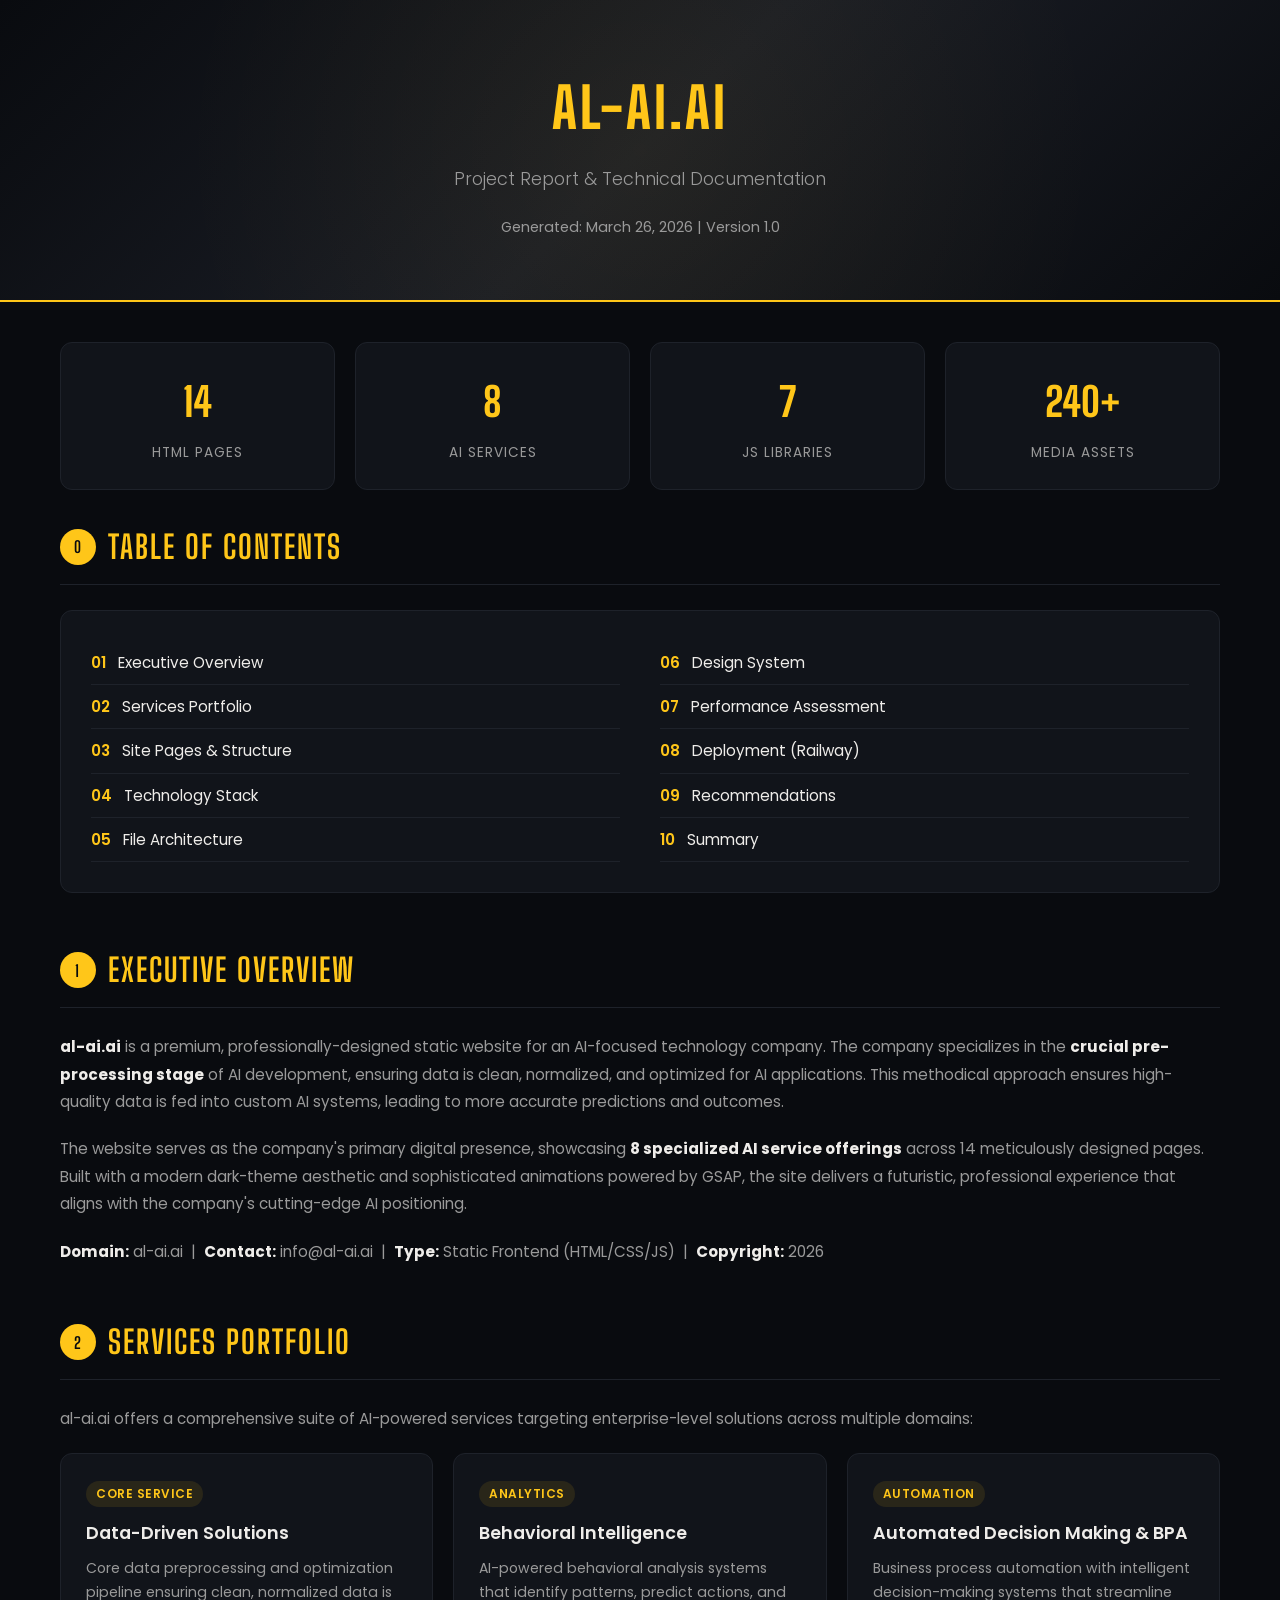
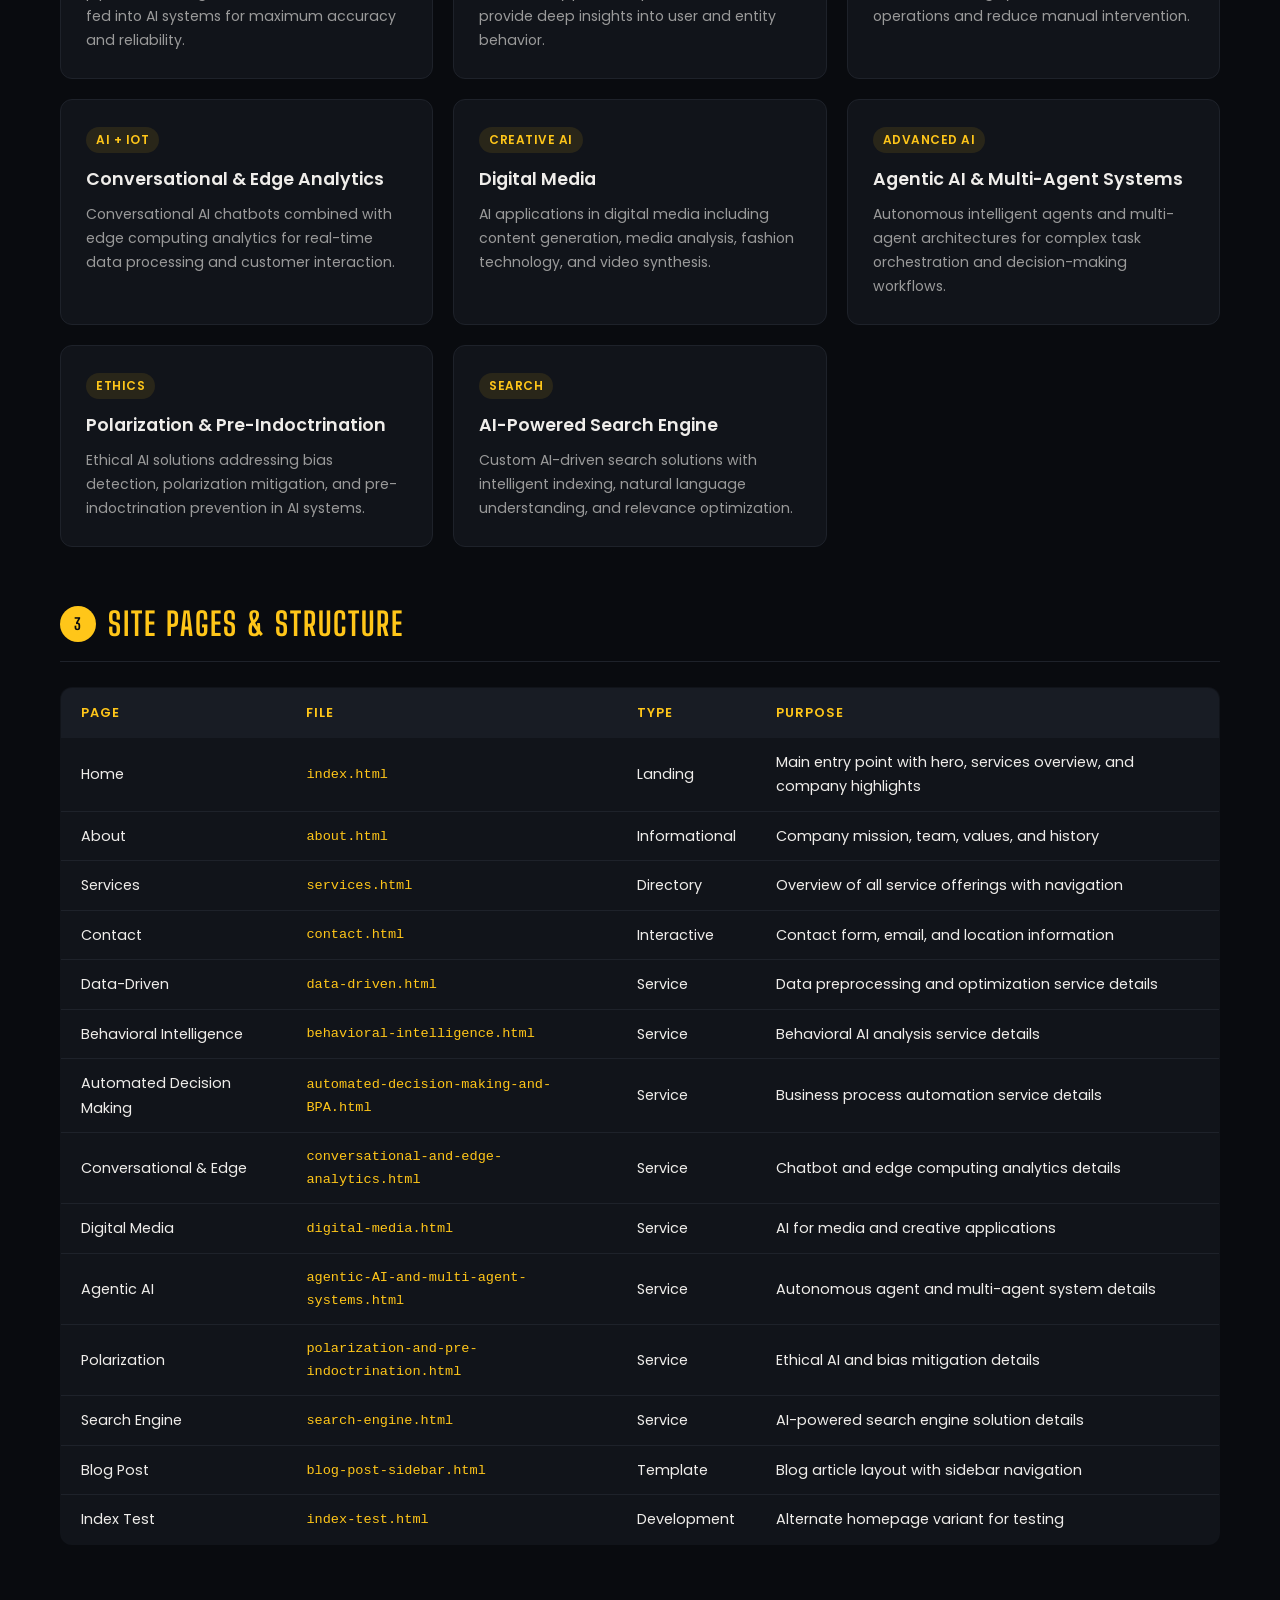
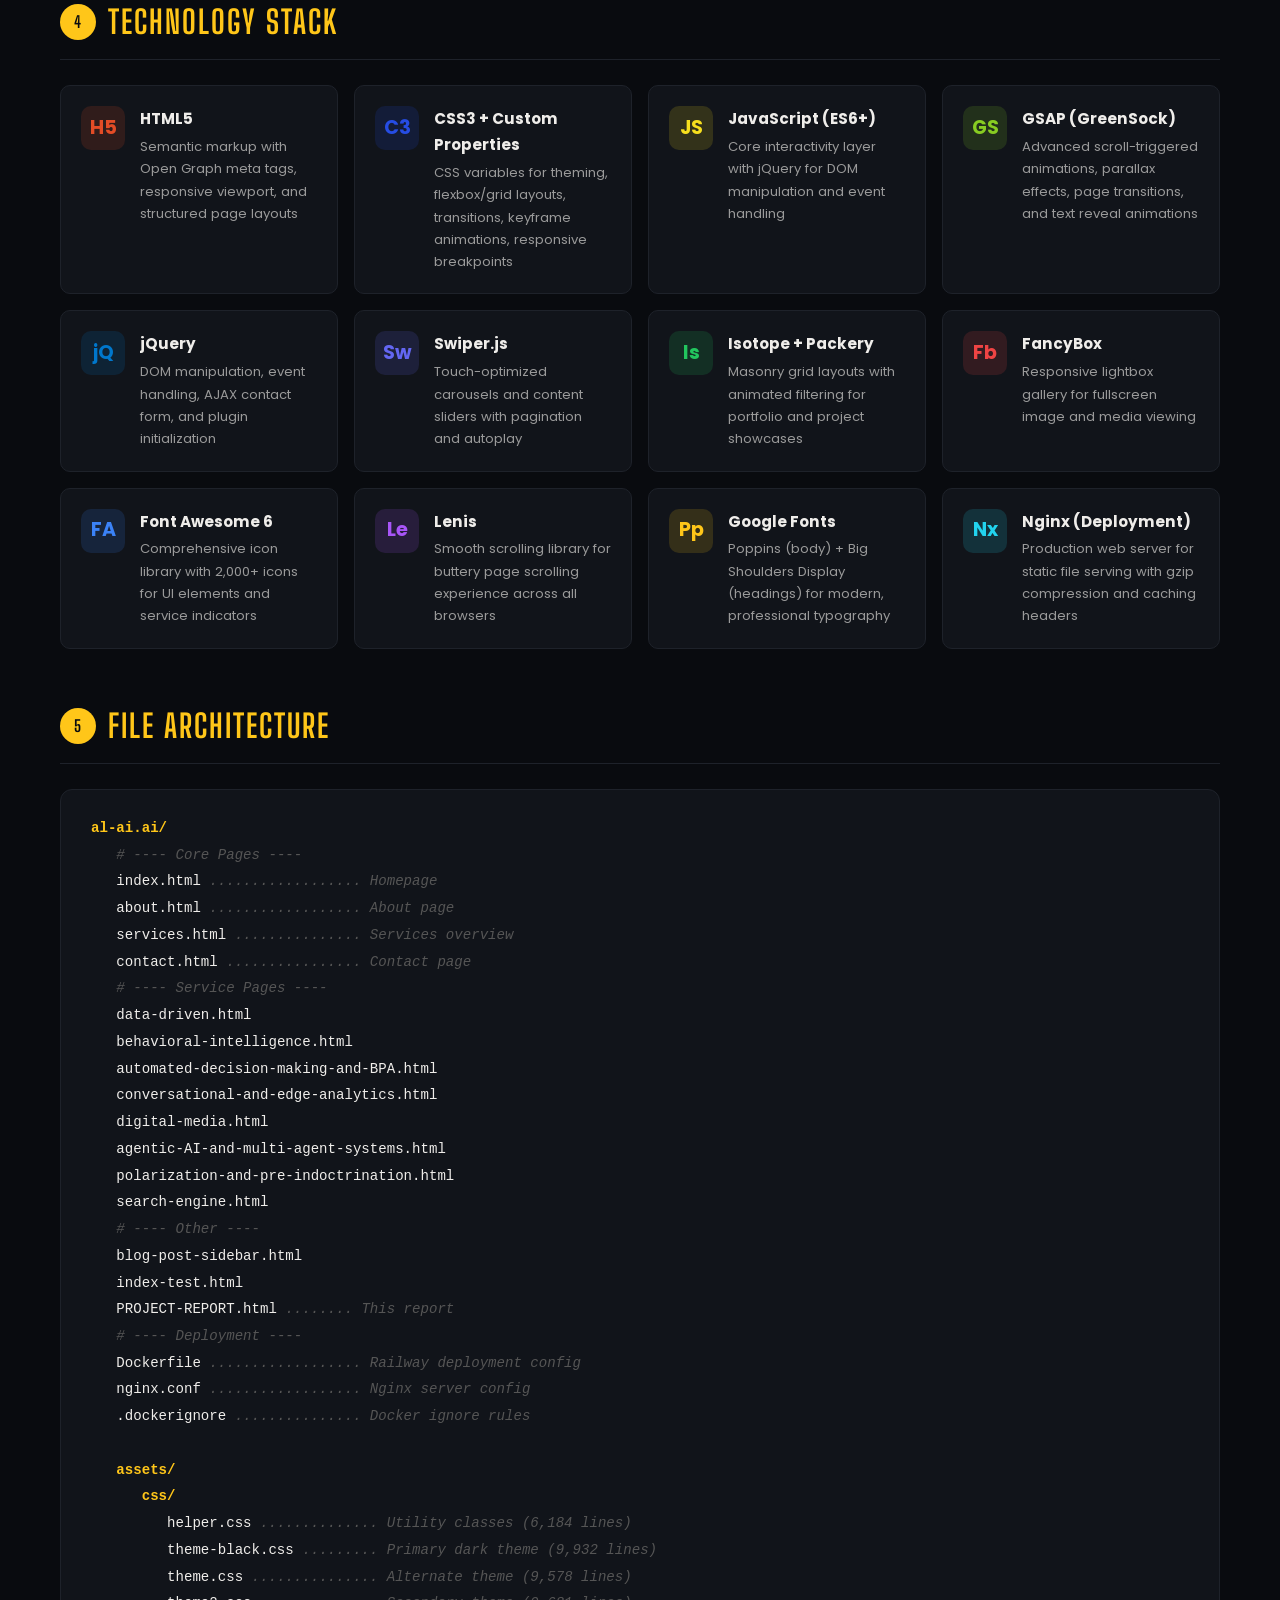
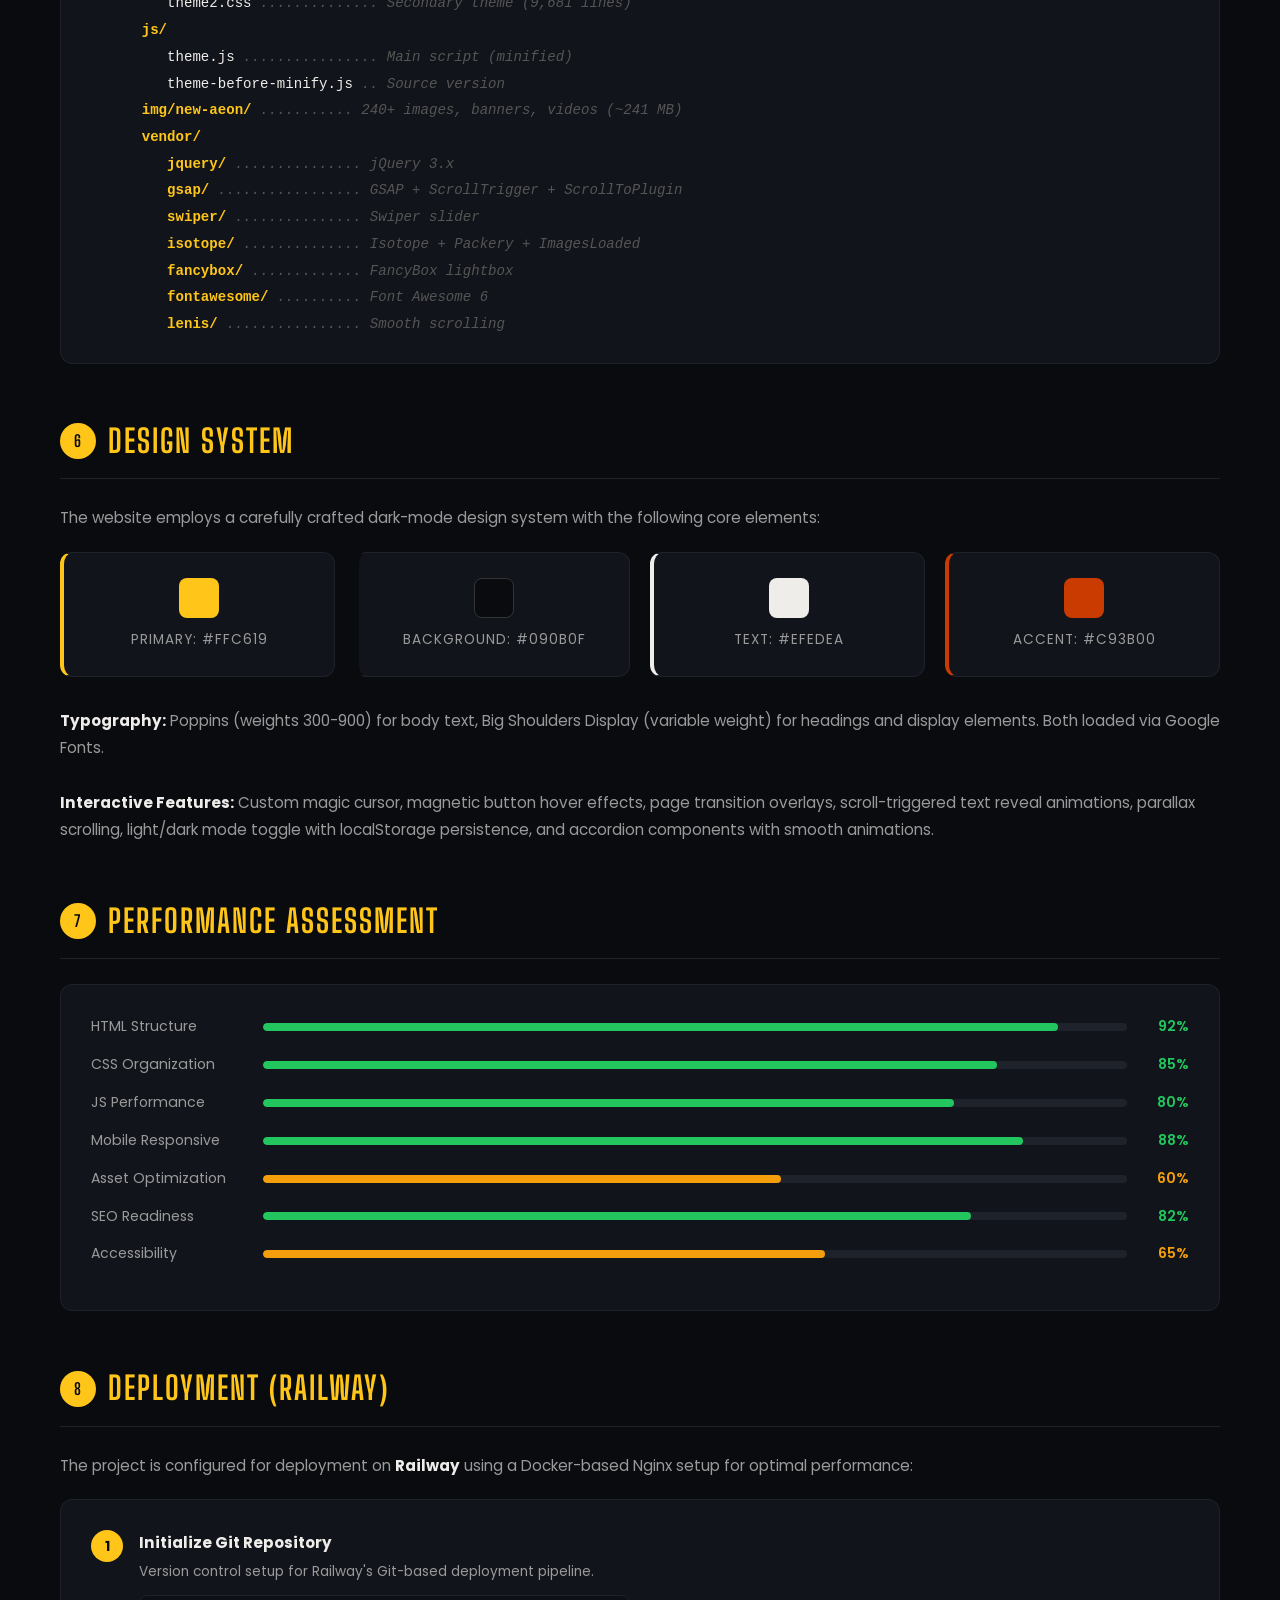
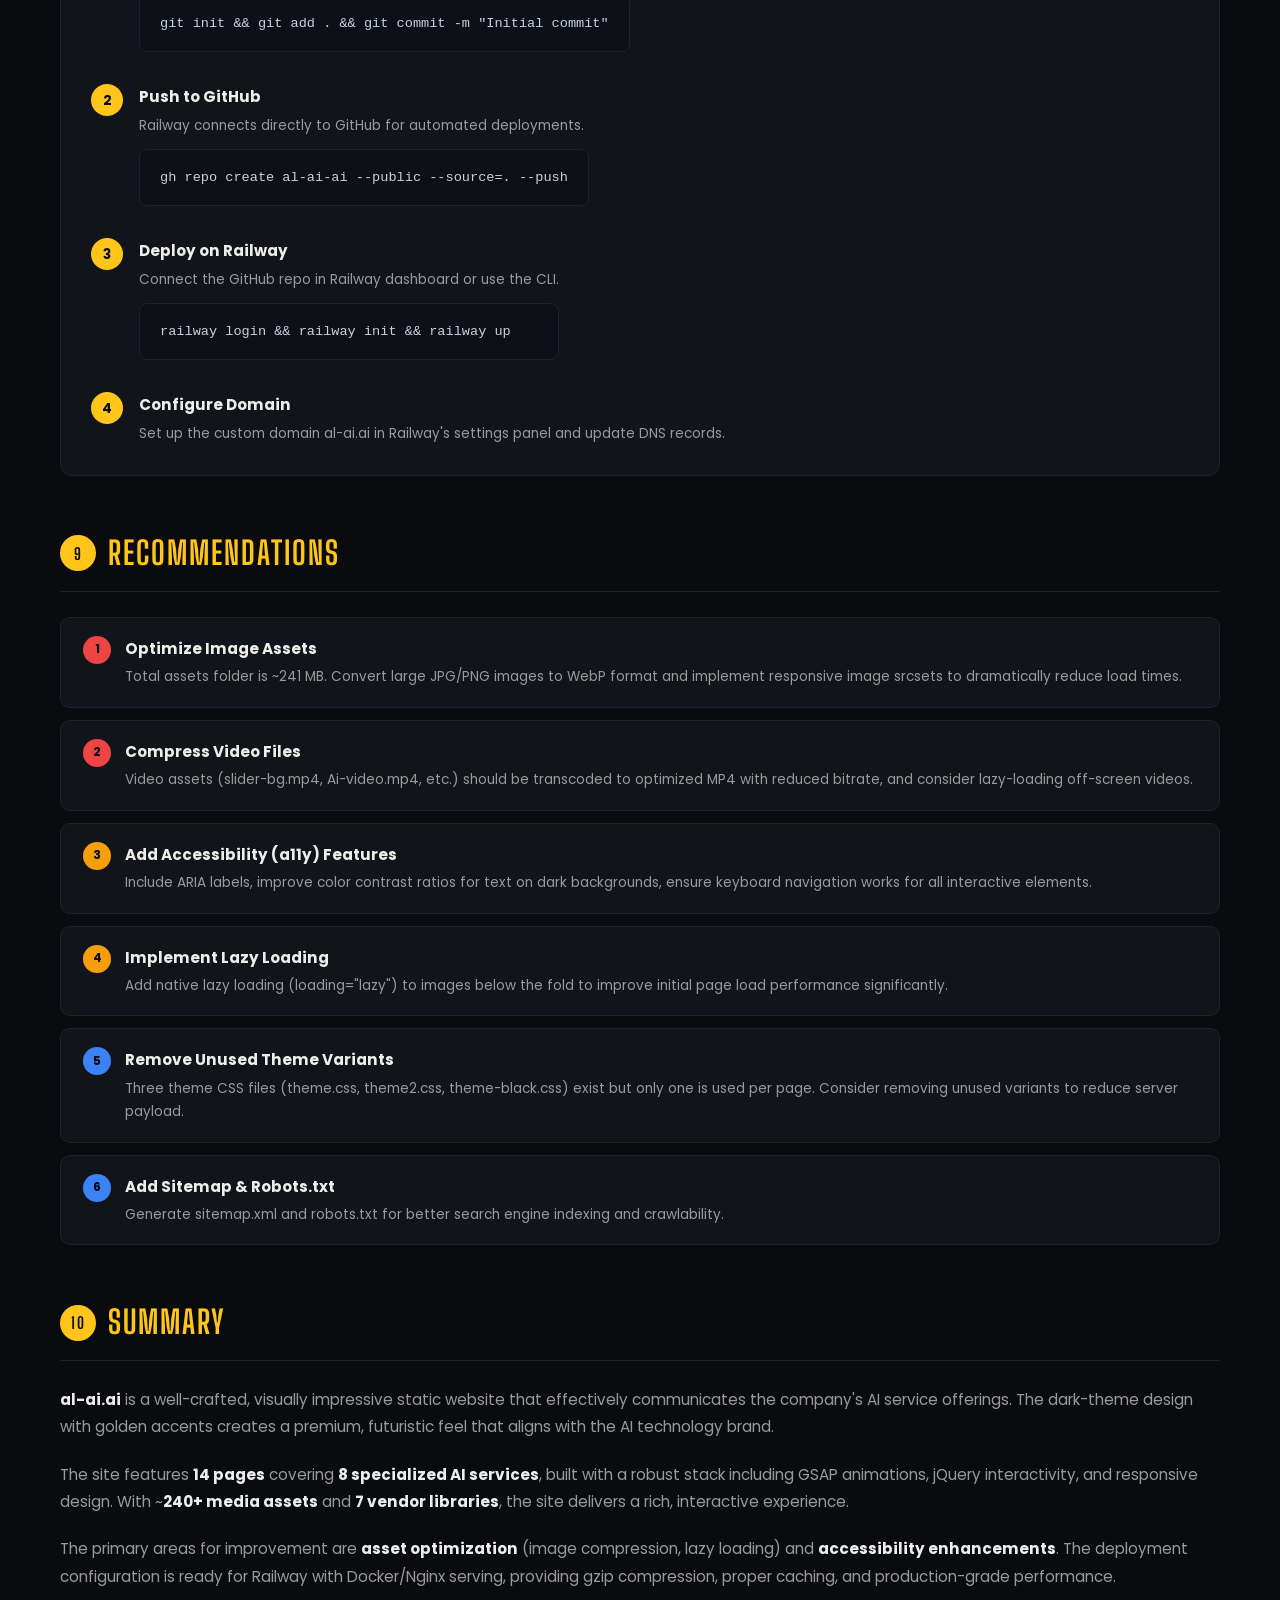
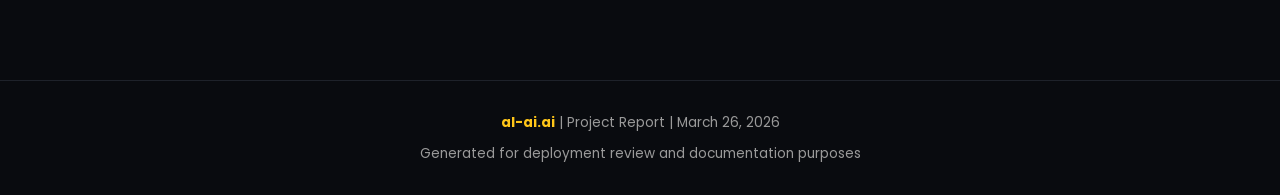
<file: PROJECT-REPORT.html>
<!DOCTYPE html>
<html lang="en">
<head>
    <meta charset="UTF-8">
    <meta name="viewport" content="width=device-width, initial-scale=1.0">
    <title>al-ai.ai | Project Report</title>
    <link rel="shortcut icon" href="assets/img/new-aeon/fav.ico">
    <link rel="preconnect" href="https://fonts.googleapis.com">
    <link rel="preconnect" href="https://fonts.gstatic.com" crossorigin>
    <link href="https://fonts.googleapis.com/css2?family=Poppins:wght@300;400;500;600;700&family=Big+Shoulders+Display:wght@400;600;700;800&display=swap" rel="stylesheet">
    <style>
        :root {
            --primary: #ffc619;
            --bg: #090b0f;
            --bg-card: #11141a;
            --bg-card-hover: #181c24;
            --text: #efedea;
            --text-muted: #9a9a9a;
            --accent: #c93b00;
            --border: #1e222a;
            --success: #22c55e;
            --warning: #f59e0b;
            --info: #3b82f6;
        }

        * { margin: 0; padding: 0; box-sizing: border-box; }

        body {
            font-family: 'Poppins', sans-serif;
            background: var(--bg);
            color: var(--text);
            line-height: 1.7;
            overflow-x: hidden;
        }

        /* Print styles */
        @media print {
            body { background: #fff; color: #111; }
            .report-header { background: #111 !important; }
            .stat-card, .service-card, .tech-card { border: 1px solid #ccc; background: #f9f9f9; }
            .no-print { display: none !important; }
        }

        .report-header {
            background: linear-gradient(135deg, #090b0f 0%, #1a1d25 50%, #090b0f 100%);
            padding: 60px 40px;
            text-align: center;
            border-bottom: 2px solid var(--primary);
            position: relative;
            overflow: hidden;
        }

        .report-header::before {
            content: '';
            position: absolute;
            top: 0; left: 0; right: 0; bottom: 0;
            background: radial-gradient(circle at 50% 50%, rgba(255,198,25,0.05) 0%, transparent 70%);
        }

        .report-header h1 {
            font-family: 'Big Shoulders Display', sans-serif;
            font-size: 3.5rem;
            font-weight: 800;
            text-transform: uppercase;
            letter-spacing: 3px;
            color: var(--primary);
            margin-bottom: 10px;
            position: relative;
        }

        .report-header .subtitle {
            font-size: 1.1rem;
            color: var(--text-muted);
            font-weight: 300;
            position: relative;
        }

        .report-header .date {
            margin-top: 20px;
            font-size: 0.9rem;
            color: var(--text-muted);
            position: relative;
        }

        .container {
            max-width: 1200px;
            margin: 0 auto;
            padding: 40px 20px;
        }

        .section {
            margin-bottom: 50px;
        }

        .section-title {
            font-family: 'Big Shoulders Display', sans-serif;
            font-size: 2rem;
            font-weight: 700;
            text-transform: uppercase;
            letter-spacing: 2px;
            color: var(--primary);
            margin-bottom: 25px;
            padding-bottom: 10px;
            border-bottom: 1px solid var(--border);
            display: flex;
            align-items: center;
            gap: 12px;
        }

        .section-title .num {
            background: var(--primary);
            color: var(--bg);
            width: 36px;
            height: 36px;
            border-radius: 50%;
            display: flex;
            align-items: center;
            justify-content: center;
            font-size: 1rem;
            font-weight: 700;
            flex-shrink: 0;
        }

        /* Stats Grid */
        .stats-grid {
            display: grid;
            grid-template-columns: repeat(auto-fit, minmax(220px, 1fr));
            gap: 20px;
            margin-bottom: 30px;
        }

        .stat-card {
            background: var(--bg-card);
            border: 1px solid var(--border);
            border-radius: 12px;
            padding: 25px;
            text-align: center;
            transition: transform 0.3s, border-color 0.3s;
        }

        .stat-card:hover {
            transform: translateY(-3px);
            border-color: var(--primary);
        }

        .stat-value {
            font-family: 'Big Shoulders Display', sans-serif;
            font-size: 2.5rem;
            font-weight: 800;
            color: var(--primary);
        }

        .stat-label {
            font-size: 0.85rem;
            color: var(--text-muted);
            text-transform: uppercase;
            letter-spacing: 1px;
            margin-top: 5px;
        }

        /* Table of Contents */
        .toc {
            background: var(--bg-card);
            border: 1px solid var(--border);
            border-radius: 12px;
            padding: 30px;
        }

        .toc-list {
            list-style: none;
            columns: 2;
            column-gap: 40px;
        }

        .toc-list li {
            padding: 8px 0;
            border-bottom: 1px solid var(--border);
            break-inside: avoid;
        }

        .toc-list a {
            color: var(--text);
            text-decoration: none;
            font-size: 0.95rem;
            transition: color 0.2s;
        }

        .toc-list a:hover { color: var(--primary); }
        .toc-list .toc-num { color: var(--primary); font-weight: 600; margin-right: 8px; }

        /* Description text */
        .desc {
            color: var(--text-muted);
            font-size: 0.95rem;
            line-height: 1.8;
            margin-bottom: 20px;
        }

        .desc strong { color: var(--text); }

        /* Services grid */
        .services-grid {
            display: grid;
            grid-template-columns: repeat(auto-fit, minmax(340px, 1fr));
            gap: 20px;
        }

        .service-card {
            background: var(--bg-card);
            border: 1px solid var(--border);
            border-radius: 12px;
            padding: 25px;
            transition: border-color 0.3s;
        }

        .service-card:hover { border-color: var(--primary); }

        .service-card h3 {
            font-size: 1.1rem;
            font-weight: 600;
            margin-bottom: 8px;
            color: var(--text);
        }

        .service-card p {
            font-size: 0.88rem;
            color: var(--text-muted);
            line-height: 1.7;
        }

        .service-card .badge {
            display: inline-block;
            background: rgba(255,198,25,0.1);
            color: var(--primary);
            font-size: 0.75rem;
            font-weight: 600;
            padding: 3px 10px;
            border-radius: 20px;
            margin-bottom: 12px;
            text-transform: uppercase;
            letter-spacing: 0.5px;
        }

        /* Tech stack */
        .tech-grid {
            display: grid;
            grid-template-columns: repeat(auto-fit, minmax(260px, 1fr));
            gap: 16px;
        }

        .tech-card {
            background: var(--bg-card);
            border: 1px solid var(--border);
            border-radius: 10px;
            padding: 20px;
            display: flex;
            align-items: flex-start;
            gap: 15px;
        }

        .tech-icon {
            width: 44px;
            height: 44px;
            border-radius: 10px;
            display: flex;
            align-items: center;
            justify-content: center;
            font-size: 1.2rem;
            flex-shrink: 0;
            font-weight: 700;
        }

        .tech-card h4 { font-size: 0.95rem; margin-bottom: 4px; }
        .tech-card p { font-size: 0.82rem; color: var(--text-muted); }

        /* File structure */
        .file-tree {
            background: var(--bg-card);
            border: 1px solid var(--border);
            border-radius: 12px;
            padding: 25px 30px;
            font-family: 'Courier New', monospace;
            font-size: 0.88rem;
            line-height: 1.9;
            color: var(--text-muted);
            overflow-x: auto;
        }

        .file-tree .folder { color: var(--primary); font-weight: 600; }
        .file-tree .file { color: var(--text); }
        .file-tree .comment { color: #555; font-style: italic; }

        /* Pages table */
        .pages-table {
            width: 100%;
            border-collapse: collapse;
            background: var(--bg-card);
            border-radius: 12px;
            overflow: hidden;
            border: 1px solid var(--border);
        }

        .pages-table th {
            background: #181c24;
            padding: 14px 20px;
            text-align: left;
            font-size: 0.8rem;
            text-transform: uppercase;
            letter-spacing: 1px;
            color: var(--primary);
            font-weight: 600;
        }

        .pages-table td {
            padding: 12px 20px;
            border-bottom: 1px solid var(--border);
            font-size: 0.9rem;
        }

        .pages-table tr:last-child td { border-bottom: none; }
        .pages-table tr:hover td { background: var(--bg-card-hover); }

        .pages-table .file-name {
            font-family: 'Courier New', monospace;
            font-size: 0.85rem;
            color: var(--primary);
        }

        /* Performance metrics */
        .metric-bar {
            display: flex;
            align-items: center;
            gap: 12px;
            margin-bottom: 14px;
        }

        .metric-label {
            width: 160px;
            font-size: 0.88rem;
            color: var(--text-muted);
            flex-shrink: 0;
        }

        .metric-track {
            flex: 1;
            height: 8px;
            background: var(--border);
            border-radius: 4px;
            overflow: hidden;
        }

        .metric-fill {
            height: 100%;
            border-radius: 4px;
            transition: width 1s ease;
        }

        .metric-val {
            width: 50px;
            text-align: right;
            font-weight: 600;
            font-size: 0.88rem;
        }

        .fill-green { background: var(--success); }
        .fill-yellow { background: var(--warning); }
        .fill-blue { background: var(--info); }

        /* Recommendations */
        .rec-list {
            list-style: none;
        }

        .rec-list li {
            background: var(--bg-card);
            border: 1px solid var(--border);
            border-radius: 10px;
            padding: 18px 22px;
            margin-bottom: 12px;
            display: flex;
            align-items: flex-start;
            gap: 14px;
        }

        .rec-priority {
            width: 28px;
            height: 28px;
            border-radius: 50%;
            display: flex;
            align-items: center;
            justify-content: center;
            font-size: 0.75rem;
            font-weight: 700;
            flex-shrink: 0;
            color: var(--bg);
        }

        .rec-priority.high { background: #ef4444; }
        .rec-priority.med { background: var(--warning); }
        .rec-priority.low { background: var(--info); }

        .rec-content h4 { font-size: 0.95rem; margin-bottom: 4px; }
        .rec-content p { font-size: 0.85rem; color: var(--text-muted); }

        /* Deployment info */
        .deploy-info {
            background: var(--bg-card);
            border: 1px solid var(--border);
            border-radius: 12px;
            padding: 30px;
        }

        .deploy-step {
            display: flex;
            gap: 16px;
            margin-bottom: 20px;
            align-items: flex-start;
        }

        .deploy-step:last-child { margin-bottom: 0; }

        .step-num {
            width: 32px;
            height: 32px;
            border-radius: 50%;
            background: var(--primary);
            color: var(--bg);
            display: flex;
            align-items: center;
            justify-content: center;
            font-weight: 700;
            font-size: 0.85rem;
            flex-shrink: 0;
        }

        .step-content h4 { font-size: 0.95rem; margin-bottom: 4px; }
        .step-content p { font-size: 0.85rem; color: var(--text-muted); }

        .code-block {
            background: #0d1117;
            border: 1px solid var(--border);
            border-radius: 8px;
            padding: 16px 20px;
            font-family: 'Courier New', monospace;
            font-size: 0.85rem;
            color: #c9d1d9;
            overflow-x: auto;
            margin: 12px 0;
        }

        /* Footer */
        .report-footer {
            text-align: center;
            padding: 30px;
            border-top: 1px solid var(--border);
            color: var(--text-muted);
            font-size: 0.85rem;
        }

        .report-footer strong { color: var(--primary); }

        /* Responsive */
        @media (max-width: 768px) {
            .report-header h1 { font-size: 2.2rem; }
            .toc-list { columns: 1; }
            .services-grid { grid-template-columns: 1fr; }
            .stats-grid { grid-template-columns: repeat(2, 1fr); }
            .pages-table { font-size: 0.82rem; }
            .pages-table th, .pages-table td { padding: 10px 12px; }
        }
    </style>
</head>
<body>

    <!-- Header -->
    <header class="report-header">
        <h1>al-ai.ai</h1>
        <p class="subtitle">Project Report &amp; Technical Documentation</p>
        <p class="date">Generated: March 26, 2026 | Version 1.0</p>
    </header>

    <div class="container">

        <!-- Quick Stats -->
        <div class="stats-grid">
            <div class="stat-card">
                <div class="stat-value">14</div>
                <div class="stat-label">HTML Pages</div>
            </div>
            <div class="stat-card">
                <div class="stat-value">8</div>
                <div class="stat-label">AI Services</div>
            </div>
            <div class="stat-card">
                <div class="stat-value">7</div>
                <div class="stat-label">JS Libraries</div>
            </div>
            <div class="stat-card">
                <div class="stat-value">240+</div>
                <div class="stat-label">Media Assets</div>
            </div>
        </div>

        <!-- Table of Contents -->
        <div class="section">
            <h2 class="section-title"><span class="num">0</span> Table of Contents</h2>
            <div class="toc">
                <ol class="toc-list">
                    <li><a href="#overview"><span class="toc-num">01</span> Executive Overview</a></li>
                    <li><a href="#services"><span class="toc-num">02</span> Services Portfolio</a></li>
                    <li><a href="#pages"><span class="toc-num">03</span> Site Pages &amp; Structure</a></li>
                    <li><a href="#tech"><span class="toc-num">04</span> Technology Stack</a></li>
                    <li><a href="#architecture"><span class="toc-num">05</span> File Architecture</a></li>
                    <li><a href="#design"><span class="toc-num">06</span> Design System</a></li>
                    <li><a href="#performance"><span class="toc-num">07</span> Performance Assessment</a></li>
                    <li><a href="#deployment"><span class="toc-num">08</span> Deployment (Railway)</a></li>
                    <li><a href="#recommendations"><span class="toc-num">09</span> Recommendations</a></li>
                    <li><a href="#summary"><span class="toc-num">10</span> Summary</a></li>
                </ol>
            </div>
        </div>

        <!-- 1. Executive Overview -->
        <div class="section" id="overview">
            <h2 class="section-title"><span class="num">1</span> Executive Overview</h2>
            <p class="desc">
                <strong>al-ai.ai</strong> is a premium, professionally-designed static website for an AI-focused technology company. The company specializes in the <strong>crucial pre-processing stage</strong> of AI development, ensuring data is clean, normalized, and optimized for AI applications. This methodical approach ensures high-quality data is fed into custom AI systems, leading to more accurate predictions and outcomes.
            </p>
            <p class="desc">
                The website serves as the company's primary digital presence, showcasing <strong>8 specialized AI service offerings</strong> across 14 meticulously designed pages. Built with a modern dark-theme aesthetic and sophisticated animations powered by GSAP, the site delivers a futuristic, professional experience that aligns with the company's cutting-edge AI positioning.
            </p>
            <p class="desc">
                <strong>Domain:</strong> al-ai.ai &nbsp;|&nbsp; <strong>Contact:</strong> info@al-ai.ai &nbsp;|&nbsp; <strong>Type:</strong> Static Frontend (HTML/CSS/JS) &nbsp;|&nbsp; <strong>Copyright:</strong> 2026
            </p>
        </div>

        <!-- 2. Services Portfolio -->
        <div class="section" id="services">
            <h2 class="section-title"><span class="num">2</span> Services Portfolio</h2>
            <p class="desc">al-ai.ai offers a comprehensive suite of AI-powered services targeting enterprise-level solutions across multiple domains:</p>
            <div class="services-grid">
                <div class="service-card">
                    <span class="badge">Core Service</span>
                    <h3>Data-Driven Solutions</h3>
                    <p>Core data preprocessing and optimization pipeline ensuring clean, normalized data is fed into AI systems for maximum accuracy and reliability.</p>
                </div>
                <div class="service-card">
                    <span class="badge">Analytics</span>
                    <h3>Behavioral Intelligence</h3>
                    <p>AI-powered behavioral analysis systems that identify patterns, predict actions, and provide deep insights into user and entity behavior.</p>
                </div>
                <div class="service-card">
                    <span class="badge">Automation</span>
                    <h3>Automated Decision Making &amp; BPA</h3>
                    <p>Business process automation with intelligent decision-making systems that streamline operations and reduce manual intervention.</p>
                </div>
                <div class="service-card">
                    <span class="badge">AI + IoT</span>
                    <h3>Conversational &amp; Edge Analytics</h3>
                    <p>Conversational AI chatbots combined with edge computing analytics for real-time data processing and customer interaction.</p>
                </div>
                <div class="service-card">
                    <span class="badge">Creative AI</span>
                    <h3>Digital Media</h3>
                    <p>AI applications in digital media including content generation, media analysis, fashion technology, and video synthesis.</p>
                </div>
                <div class="service-card">
                    <span class="badge">Advanced AI</span>
                    <h3>Agentic AI &amp; Multi-Agent Systems</h3>
                    <p>Autonomous intelligent agents and multi-agent architectures for complex task orchestration and decision-making workflows.</p>
                </div>
                <div class="service-card">
                    <span class="badge">Ethics</span>
                    <h3>Polarization &amp; Pre-Indoctrination</h3>
                    <p>Ethical AI solutions addressing bias detection, polarization mitigation, and pre-indoctrination prevention in AI systems.</p>
                </div>
                <div class="service-card">
                    <span class="badge">Search</span>
                    <h3>AI-Powered Search Engine</h3>
                    <p>Custom AI-driven search solutions with intelligent indexing, natural language understanding, and relevance optimization.</p>
                </div>
            </div>
        </div>

        <!-- 3. Site Pages -->
        <div class="section" id="pages">
            <h2 class="section-title"><span class="num">3</span> Site Pages &amp; Structure</h2>
            <table class="pages-table">
                <thead>
                    <tr>
                        <th>Page</th>
                        <th>File</th>
                        <th>Type</th>
                        <th>Purpose</th>
                    </tr>
                </thead>
                <tbody>
                    <tr>
                        <td>Home</td>
                        <td class="file-name">index.html</td>
                        <td>Landing</td>
                        <td>Main entry point with hero, services overview, and company highlights</td>
                    </tr>
                    <tr>
                        <td>About</td>
                        <td class="file-name">about.html</td>
                        <td>Informational</td>
                        <td>Company mission, team, values, and history</td>
                    </tr>
                    <tr>
                        <td>Services</td>
                        <td class="file-name">services.html</td>
                        <td>Directory</td>
                        <td>Overview of all service offerings with navigation</td>
                    </tr>
                    <tr>
                        <td>Contact</td>
                        <td class="file-name">contact.html</td>
                        <td>Interactive</td>
                        <td>Contact form, email, and location information</td>
                    </tr>
                    <tr>
                        <td>Data-Driven</td>
                        <td class="file-name">data-driven.html</td>
                        <td>Service</td>
                        <td>Data preprocessing and optimization service details</td>
                    </tr>
                    <tr>
                        <td>Behavioral Intelligence</td>
                        <td class="file-name">behavioral-intelligence.html</td>
                        <td>Service</td>
                        <td>Behavioral AI analysis service details</td>
                    </tr>
                    <tr>
                        <td>Automated Decision Making</td>
                        <td class="file-name">automated-decision-making-and-BPA.html</td>
                        <td>Service</td>
                        <td>Business process automation service details</td>
                    </tr>
                    <tr>
                        <td>Conversational &amp; Edge</td>
                        <td class="file-name">conversational-and-edge-analytics.html</td>
                        <td>Service</td>
                        <td>Chatbot and edge computing analytics details</td>
                    </tr>
                    <tr>
                        <td>Digital Media</td>
                        <td class="file-name">digital-media.html</td>
                        <td>Service</td>
                        <td>AI for media and creative applications</td>
                    </tr>
                    <tr>
                        <td>Agentic AI</td>
                        <td class="file-name">agentic-AI-and-multi-agent-systems.html</td>
                        <td>Service</td>
                        <td>Autonomous agent and multi-agent system details</td>
                    </tr>
                    <tr>
                        <td>Polarization</td>
                        <td class="file-name">polarization-and-pre-indoctrination.html</td>
                        <td>Service</td>
                        <td>Ethical AI and bias mitigation details</td>
                    </tr>
                    <tr>
                        <td>Search Engine</td>
                        <td class="file-name">search-engine.html</td>
                        <td>Service</td>
                        <td>AI-powered search engine solution details</td>
                    </tr>
                    <tr>
                        <td>Blog Post</td>
                        <td class="file-name">blog-post-sidebar.html</td>
                        <td>Template</td>
                        <td>Blog article layout with sidebar navigation</td>
                    </tr>
                    <tr>
                        <td>Index Test</td>
                        <td class="file-name">index-test.html</td>
                        <td>Development</td>
                        <td>Alternate homepage variant for testing</td>
                    </tr>
                </tbody>
            </table>
        </div>

        <!-- 4. Technology Stack -->
        <div class="section" id="tech">
            <h2 class="section-title"><span class="num">4</span> Technology Stack</h2>
            <div class="tech-grid">
                <div class="tech-card">
                    <div class="tech-icon" style="background:rgba(227,76,38,0.15);color:#e34c26;">H5</div>
                    <div>
                        <h4>HTML5</h4>
                        <p>Semantic markup with Open Graph meta tags, responsive viewport, and structured page layouts</p>
                    </div>
                </div>
                <div class="tech-card">
                    <div class="tech-icon" style="background:rgba(38,77,228,0.15);color:#264de4;">C3</div>
                    <div>
                        <h4>CSS3 + Custom Properties</h4>
                        <p>CSS variables for theming, flexbox/grid layouts, transitions, keyframe animations, responsive breakpoints</p>
                    </div>
                </div>
                <div class="tech-card">
                    <div class="tech-icon" style="background:rgba(247,223,30,0.15);color:#f7df1e;">JS</div>
                    <div>
                        <h4>JavaScript (ES6+)</h4>
                        <p>Core interactivity layer with jQuery for DOM manipulation and event handling</p>
                    </div>
                </div>
                <div class="tech-card">
                    <div class="tech-icon" style="background:rgba(136,204,34,0.15);color:#88cc22;">GS</div>
                    <div>
                        <h4>GSAP (GreenSock)</h4>
                        <p>Advanced scroll-triggered animations, parallax effects, page transitions, and text reveal animations</p>
                    </div>
                </div>
                <div class="tech-card">
                    <div class="tech-icon" style="background:rgba(0,119,204,0.15);color:#0077cc;">jQ</div>
                    <div>
                        <h4>jQuery</h4>
                        <p>DOM manipulation, event handling, AJAX contact form, and plugin initialization</p>
                    </div>
                </div>
                <div class="tech-card">
                    <div class="tech-icon" style="background:rgba(99,102,241,0.15);color:#6366f1;">Sw</div>
                    <div>
                        <h4>Swiper.js</h4>
                        <p>Touch-optimized carousels and content sliders with pagination and autoplay</p>
                    </div>
                </div>
                <div class="tech-card">
                    <div class="tech-icon" style="background:rgba(34,197,94,0.15);color:#22c55e;">Is</div>
                    <div>
                        <h4>Isotope + Packery</h4>
                        <p>Masonry grid layouts with animated filtering for portfolio and project showcases</p>
                    </div>
                </div>
                <div class="tech-card">
                    <div class="tech-icon" style="background:rgba(239,68,68,0.15);color:#ef4444;">Fb</div>
                    <div>
                        <h4>FancyBox</h4>
                        <p>Responsive lightbox gallery for fullscreen image and media viewing</p>
                    </div>
                </div>
                <div class="tech-card">
                    <div class="tech-icon" style="background:rgba(59,130,246,0.15);color:#3b82f6;">FA</div>
                    <div>
                        <h4>Font Awesome 6</h4>
                        <p>Comprehensive icon library with 2,000+ icons for UI elements and service indicators</p>
                    </div>
                </div>
                <div class="tech-card">
                    <div class="tech-icon" style="background:rgba(168,85,247,0.15);color:#a855f7;">Le</div>
                    <div>
                        <h4>Lenis</h4>
                        <p>Smooth scrolling library for buttery page scrolling experience across all browsers</p>
                    </div>
                </div>
                <div class="tech-card">
                    <div class="tech-icon" style="background:rgba(255,198,25,0.15);color:#ffc619;">Pp</div>
                    <div>
                        <h4>Google Fonts</h4>
                        <p>Poppins (body) + Big Shoulders Display (headings) for modern, professional typography</p>
                    </div>
                </div>
                <div class="tech-card">
                    <div class="tech-icon" style="background:rgba(34,211,238,0.15);color:#22d3ee;">Nx</div>
                    <div>
                        <h4>Nginx (Deployment)</h4>
                        <p>Production web server for static file serving with gzip compression and caching headers</p>
                    </div>
                </div>
            </div>
        </div>

        <!-- 5. File Architecture -->
        <div class="section" id="architecture">
            <h2 class="section-title"><span class="num">5</span> File Architecture</h2>
            <div class="file-tree">
<span class="folder">al-ai.ai/</span>
<br>&nbsp;&nbsp;&nbsp;<span class="comment"># ---- Core Pages ----</span>
<br>&nbsp;&nbsp;&nbsp;<span class="file">index.html</span> <span class="comment">.................. Homepage</span>
<br>&nbsp;&nbsp;&nbsp;<span class="file">about.html</span> <span class="comment">.................. About page</span>
<br>&nbsp;&nbsp;&nbsp;<span class="file">services.html</span> <span class="comment">............... Services overview</span>
<br>&nbsp;&nbsp;&nbsp;<span class="file">contact.html</span> <span class="comment">................ Contact page</span>
<br>&nbsp;&nbsp;&nbsp;<span class="comment"># ---- Service Pages ----</span>
<br>&nbsp;&nbsp;&nbsp;<span class="file">data-driven.html</span>
<br>&nbsp;&nbsp;&nbsp;<span class="file">behavioral-intelligence.html</span>
<br>&nbsp;&nbsp;&nbsp;<span class="file">automated-decision-making-and-BPA.html</span>
<br>&nbsp;&nbsp;&nbsp;<span class="file">conversational-and-edge-analytics.html</span>
<br>&nbsp;&nbsp;&nbsp;<span class="file">digital-media.html</span>
<br>&nbsp;&nbsp;&nbsp;<span class="file">agentic-AI-and-multi-agent-systems.html</span>
<br>&nbsp;&nbsp;&nbsp;<span class="file">polarization-and-pre-indoctrination.html</span>
<br>&nbsp;&nbsp;&nbsp;<span class="file">search-engine.html</span>
<br>&nbsp;&nbsp;&nbsp;<span class="comment"># ---- Other ----</span>
<br>&nbsp;&nbsp;&nbsp;<span class="file">blog-post-sidebar.html</span>
<br>&nbsp;&nbsp;&nbsp;<span class="file">index-test.html</span>
<br>&nbsp;&nbsp;&nbsp;<span class="file">PROJECT-REPORT.html</span> <span class="comment">........ This report</span>
<br>&nbsp;&nbsp;&nbsp;<span class="comment"># ---- Deployment ----</span>
<br>&nbsp;&nbsp;&nbsp;<span class="file">Dockerfile</span> <span class="comment">.................. Railway deployment config</span>
<br>&nbsp;&nbsp;&nbsp;<span class="file">nginx.conf</span> <span class="comment">.................. Nginx server config</span>
<br>&nbsp;&nbsp;&nbsp;<span class="file">.dockerignore</span> <span class="comment">............... Docker ignore rules</span>
<br>
<br>&nbsp;&nbsp;&nbsp;<span class="folder">assets/</span>
<br>&nbsp;&nbsp;&nbsp;&nbsp;&nbsp;&nbsp;<span class="folder">css/</span>
<br>&nbsp;&nbsp;&nbsp;&nbsp;&nbsp;&nbsp;&nbsp;&nbsp;&nbsp;<span class="file">helper.css</span> <span class="comment">.............. Utility classes (6,184 lines)</span>
<br>&nbsp;&nbsp;&nbsp;&nbsp;&nbsp;&nbsp;&nbsp;&nbsp;&nbsp;<span class="file">theme-black.css</span> <span class="comment">......... Primary dark theme (9,932 lines)</span>
<br>&nbsp;&nbsp;&nbsp;&nbsp;&nbsp;&nbsp;&nbsp;&nbsp;&nbsp;<span class="file">theme.css</span> <span class="comment">............... Alternate theme (9,578 lines)</span>
<br>&nbsp;&nbsp;&nbsp;&nbsp;&nbsp;&nbsp;&nbsp;&nbsp;&nbsp;<span class="file">theme2.css</span> <span class="comment">.............. Secondary theme (9,681 lines)</span>
<br>&nbsp;&nbsp;&nbsp;&nbsp;&nbsp;&nbsp;<span class="folder">js/</span>
<br>&nbsp;&nbsp;&nbsp;&nbsp;&nbsp;&nbsp;&nbsp;&nbsp;&nbsp;<span class="file">theme.js</span> <span class="comment">................ Main script (minified)</span>
<br>&nbsp;&nbsp;&nbsp;&nbsp;&nbsp;&nbsp;&nbsp;&nbsp;&nbsp;<span class="file">theme-before-minify.js</span> <span class="comment">.. Source version</span>
<br>&nbsp;&nbsp;&nbsp;&nbsp;&nbsp;&nbsp;<span class="folder">img/new-aeon/</span> <span class="comment">........... 240+ images, banners, videos (~241 MB)</span>
<br>&nbsp;&nbsp;&nbsp;&nbsp;&nbsp;&nbsp;<span class="folder">vendor/</span>
<br>&nbsp;&nbsp;&nbsp;&nbsp;&nbsp;&nbsp;&nbsp;&nbsp;&nbsp;<span class="folder">jquery/</span> <span class="comment">............... jQuery 3.x</span>
<br>&nbsp;&nbsp;&nbsp;&nbsp;&nbsp;&nbsp;&nbsp;&nbsp;&nbsp;<span class="folder">gsap/</span> <span class="comment">................. GSAP + ScrollTrigger + ScrollToPlugin</span>
<br>&nbsp;&nbsp;&nbsp;&nbsp;&nbsp;&nbsp;&nbsp;&nbsp;&nbsp;<span class="folder">swiper/</span> <span class="comment">............... Swiper slider</span>
<br>&nbsp;&nbsp;&nbsp;&nbsp;&nbsp;&nbsp;&nbsp;&nbsp;&nbsp;<span class="folder">isotope/</span> <span class="comment">.............. Isotope + Packery + ImagesLoaded</span>
<br>&nbsp;&nbsp;&nbsp;&nbsp;&nbsp;&nbsp;&nbsp;&nbsp;&nbsp;<span class="folder">fancybox/</span> <span class="comment">............. FancyBox lightbox</span>
<br>&nbsp;&nbsp;&nbsp;&nbsp;&nbsp;&nbsp;&nbsp;&nbsp;&nbsp;<span class="folder">fontawesome/</span> <span class="comment">.......... Font Awesome 6</span>
<br>&nbsp;&nbsp;&nbsp;&nbsp;&nbsp;&nbsp;&nbsp;&nbsp;&nbsp;<span class="folder">lenis/</span> <span class="comment">................ Smooth scrolling</span>
            </div>
        </div>

        <!-- 6. Design System -->
        <div class="section" id="design">
            <h2 class="section-title"><span class="num">6</span> Design System</h2>
            <p class="desc">The website employs a carefully crafted dark-mode design system with the following core elements:</p>

            <div class="stats-grid" style="margin-bottom: 30px;">
                <div class="stat-card" style="border-left: 4px solid #ffc619;">
                    <div style="width:40px;height:40px;border-radius:8px;background:#ffc619;margin:0 auto 10px;"></div>
                    <div class="stat-label">Primary: #ffc619</div>
                </div>
                <div class="stat-card" style="border-left: 4px solid #090b0f;">
                    <div style="width:40px;height:40px;border-radius:8px;background:#090b0f;border:1px solid #333;margin:0 auto 10px;"></div>
                    <div class="stat-label">Background: #090b0f</div>
                </div>
                <div class="stat-card" style="border-left: 4px solid #efedea;">
                    <div style="width:40px;height:40px;border-radius:8px;background:#efedea;margin:0 auto 10px;"></div>
                    <div class="stat-label">Text: #efedea</div>
                </div>
                <div class="stat-card" style="border-left: 4px solid #c93b00;">
                    <div style="width:40px;height:40px;border-radius:8px;background:#c93b00;margin:0 auto 10px;"></div>
                    <div class="stat-label">Accent: #c93b00</div>
                </div>
            </div>

            <p class="desc">
                <strong>Typography:</strong> Poppins (weights 300-900) for body text, Big Shoulders Display (variable weight) for headings and display elements. Both loaded via Google Fonts.<br><br>
                <strong>Interactive Features:</strong> Custom magic cursor, magnetic button hover effects, page transition overlays, scroll-triggered text reveal animations, parallax scrolling, light/dark mode toggle with localStorage persistence, and accordion components with smooth animations.
            </p>
        </div>

        <!-- 7. Performance Assessment -->
        <div class="section" id="performance">
            <h2 class="section-title"><span class="num">7</span> Performance Assessment</h2>
            <div style="background:var(--bg-card);border:1px solid var(--border);border-radius:12px;padding:30px;">
                <div class="metric-bar">
                    <span class="metric-label">HTML Structure</span>
                    <div class="metric-track"><div class="metric-fill fill-green" style="width:92%"></div></div>
                    <span class="metric-val" style="color:var(--success)">92%</span>
                </div>
                <div class="metric-bar">
                    <span class="metric-label">CSS Organization</span>
                    <div class="metric-track"><div class="metric-fill fill-green" style="width:85%"></div></div>
                    <span class="metric-val" style="color:var(--success)">85%</span>
                </div>
                <div class="metric-bar">
                    <span class="metric-label">JS Performance</span>
                    <div class="metric-track"><div class="metric-fill fill-green" style="width:80%"></div></div>
                    <span class="metric-val" style="color:var(--success)">80%</span>
                </div>
                <div class="metric-bar">
                    <span class="metric-label">Mobile Responsive</span>
                    <div class="metric-track"><div class="metric-fill fill-green" style="width:88%"></div></div>
                    <span class="metric-val" style="color:var(--success)">88%</span>
                </div>
                <div class="metric-bar">
                    <span class="metric-label">Asset Optimization</span>
                    <div class="metric-track"><div class="metric-fill fill-yellow" style="width:60%"></div></div>
                    <span class="metric-val" style="color:var(--warning)">60%</span>
                </div>
                <div class="metric-bar">
                    <span class="metric-label">SEO Readiness</span>
                    <div class="metric-track"><div class="metric-fill fill-green" style="width:82%"></div></div>
                    <span class="metric-val" style="color:var(--success)">82%</span>
                </div>
                <div class="metric-bar">
                    <span class="metric-label">Accessibility</span>
                    <div class="metric-track"><div class="metric-fill fill-yellow" style="width:65%"></div></div>
                    <span class="metric-val" style="color:var(--warning)">65%</span>
                </div>
            </div>
        </div>

        <!-- 8. Deployment -->
        <div class="section" id="deployment">
            <h2 class="section-title"><span class="num">8</span> Deployment (Railway)</h2>
            <p class="desc">The project is configured for deployment on <strong>Railway</strong> using a Docker-based Nginx setup for optimal performance:</p>
            <div class="deploy-info">
                <div class="deploy-step">
                    <span class="step-num">1</span>
                    <div class="step-content">
                        <h4>Initialize Git Repository</h4>
                        <p>Version control setup for Railway's Git-based deployment pipeline.</p>
                        <div class="code-block">git init && git add . && git commit -m "Initial commit"</div>
                    </div>
                </div>
                <div class="deploy-step">
                    <span class="step-num">2</span>
                    <div class="step-content">
                        <h4>Push to GitHub</h4>
                        <p>Railway connects directly to GitHub for automated deployments.</p>
                        <div class="code-block">gh repo create al-ai-ai --public --source=. --push</div>
                    </div>
                </div>
                <div class="deploy-step">
                    <span class="step-num">3</span>
                    <div class="step-content">
                        <h4>Deploy on Railway</h4>
                        <p>Connect the GitHub repo in Railway dashboard or use the CLI.</p>
                        <div class="code-block">railway login && railway init && railway up</div>
                    </div>
                </div>
                <div class="deploy-step">
                    <span class="step-num">4</span>
                    <div class="step-content">
                        <h4>Configure Domain</h4>
                        <p>Set up the custom domain al-ai.ai in Railway's settings panel and update DNS records.</p>
                    </div>
                </div>
            </div>
        </div>

        <!-- 9. Recommendations -->
        <div class="section" id="recommendations">
            <h2 class="section-title"><span class="num">9</span> Recommendations</h2>
            <ul class="rec-list">
                <li>
                    <span class="rec-priority high">1</span>
                    <div class="rec-content">
                        <h4>Optimize Image Assets</h4>
                        <p>Total assets folder is ~241 MB. Convert large JPG/PNG images to WebP format and implement responsive image srcsets to dramatically reduce load times.</p>
                    </div>
                </li>
                <li>
                    <span class="rec-priority high">2</span>
                    <div class="rec-content">
                        <h4>Compress Video Files</h4>
                        <p>Video assets (slider-bg.mp4, Ai-video.mp4, etc.) should be transcoded to optimized MP4 with reduced bitrate, and consider lazy-loading off-screen videos.</p>
                    </div>
                </li>
                <li>
                    <span class="rec-priority med">3</span>
                    <div class="rec-content">
                        <h4>Add Accessibility (a11y) Features</h4>
                        <p>Include ARIA labels, improve color contrast ratios for text on dark backgrounds, ensure keyboard navigation works for all interactive elements.</p>
                    </div>
                </li>
                <li>
                    <span class="rec-priority med">4</span>
                    <div class="rec-content">
                        <h4>Implement Lazy Loading</h4>
                        <p>Add native lazy loading (loading="lazy") to images below the fold to improve initial page load performance significantly.</p>
                    </div>
                </li>
                <li>
                    <span class="rec-priority low">5</span>
                    <div class="rec-content">
                        <h4>Remove Unused Theme Variants</h4>
                        <p>Three theme CSS files (theme.css, theme2.css, theme-black.css) exist but only one is used per page. Consider removing unused variants to reduce server payload.</p>
                    </div>
                </li>
                <li>
                    <span class="rec-priority low">6</span>
                    <div class="rec-content">
                        <h4>Add Sitemap &amp; Robots.txt</h4>
                        <p>Generate sitemap.xml and robots.txt for better search engine indexing and crawlability.</p>
                    </div>
                </li>
            </ul>
        </div>

        <!-- 10. Summary -->
        <div class="section" id="summary">
            <h2 class="section-title"><span class="num">10</span> Summary</h2>
            <p class="desc">
                <strong>al-ai.ai</strong> is a well-crafted, visually impressive static website that effectively communicates the company's AI service offerings. The dark-theme design with golden accents creates a premium, futuristic feel that aligns with the AI technology brand.
            </p>
            <p class="desc">
                The site features <strong>14 pages</strong> covering <strong>8 specialized AI services</strong>, built with a robust stack including GSAP animations, jQuery interactivity, and responsive design. With ~<strong>240+ media assets</strong> and <strong>7 vendor libraries</strong>, the site delivers a rich, interactive experience.
            </p>
            <p class="desc">
                The primary areas for improvement are <strong>asset optimization</strong> (image compression, lazy loading) and <strong>accessibility enhancements</strong>. The deployment configuration is ready for Railway with Docker/Nginx serving, providing gzip compression, proper caching, and production-grade performance.
            </p>
        </div>

    </div>

    <!-- Footer -->
    <footer class="report-footer">
        <p><strong>al-ai.ai</strong> | Project Report | March 26, 2026</p>
        <p style="margin-top:8px;">Generated for deployment review and documentation purposes</p>
    </footer>

</body>
</html>
</file>
